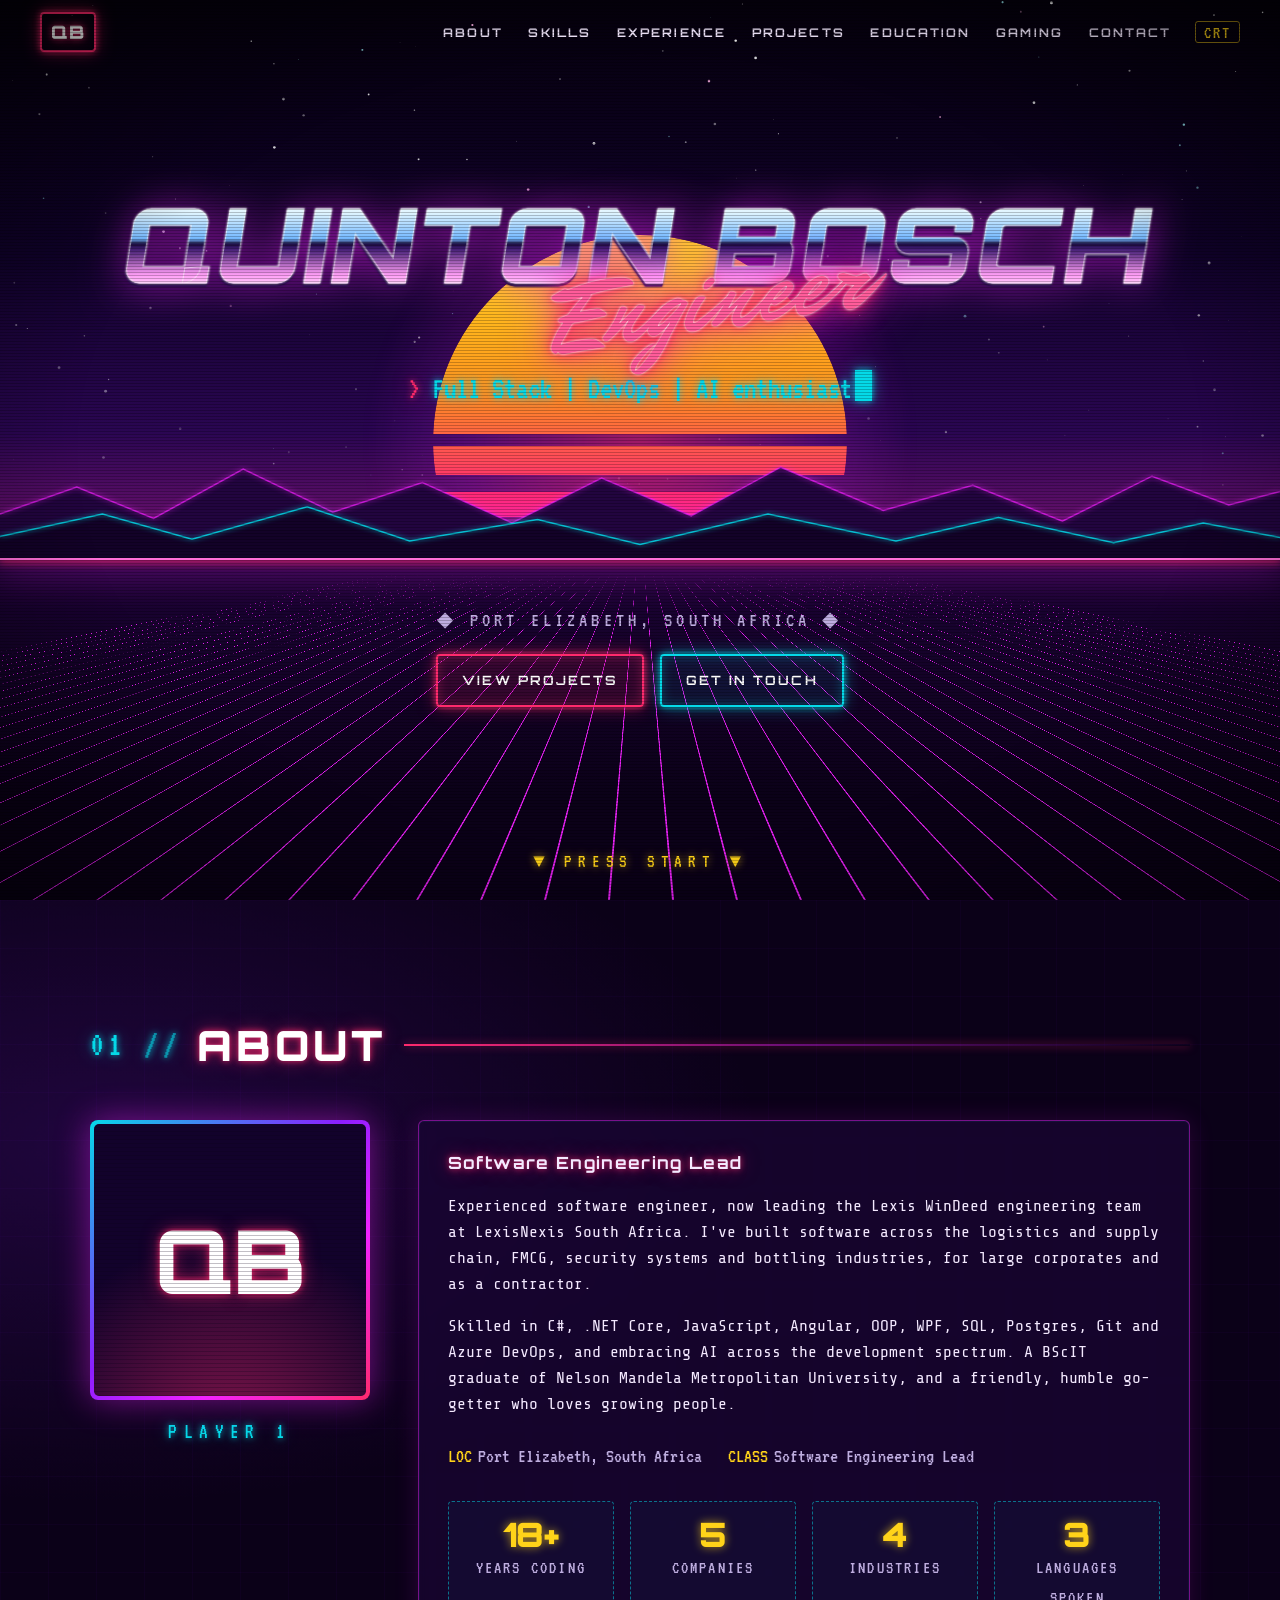
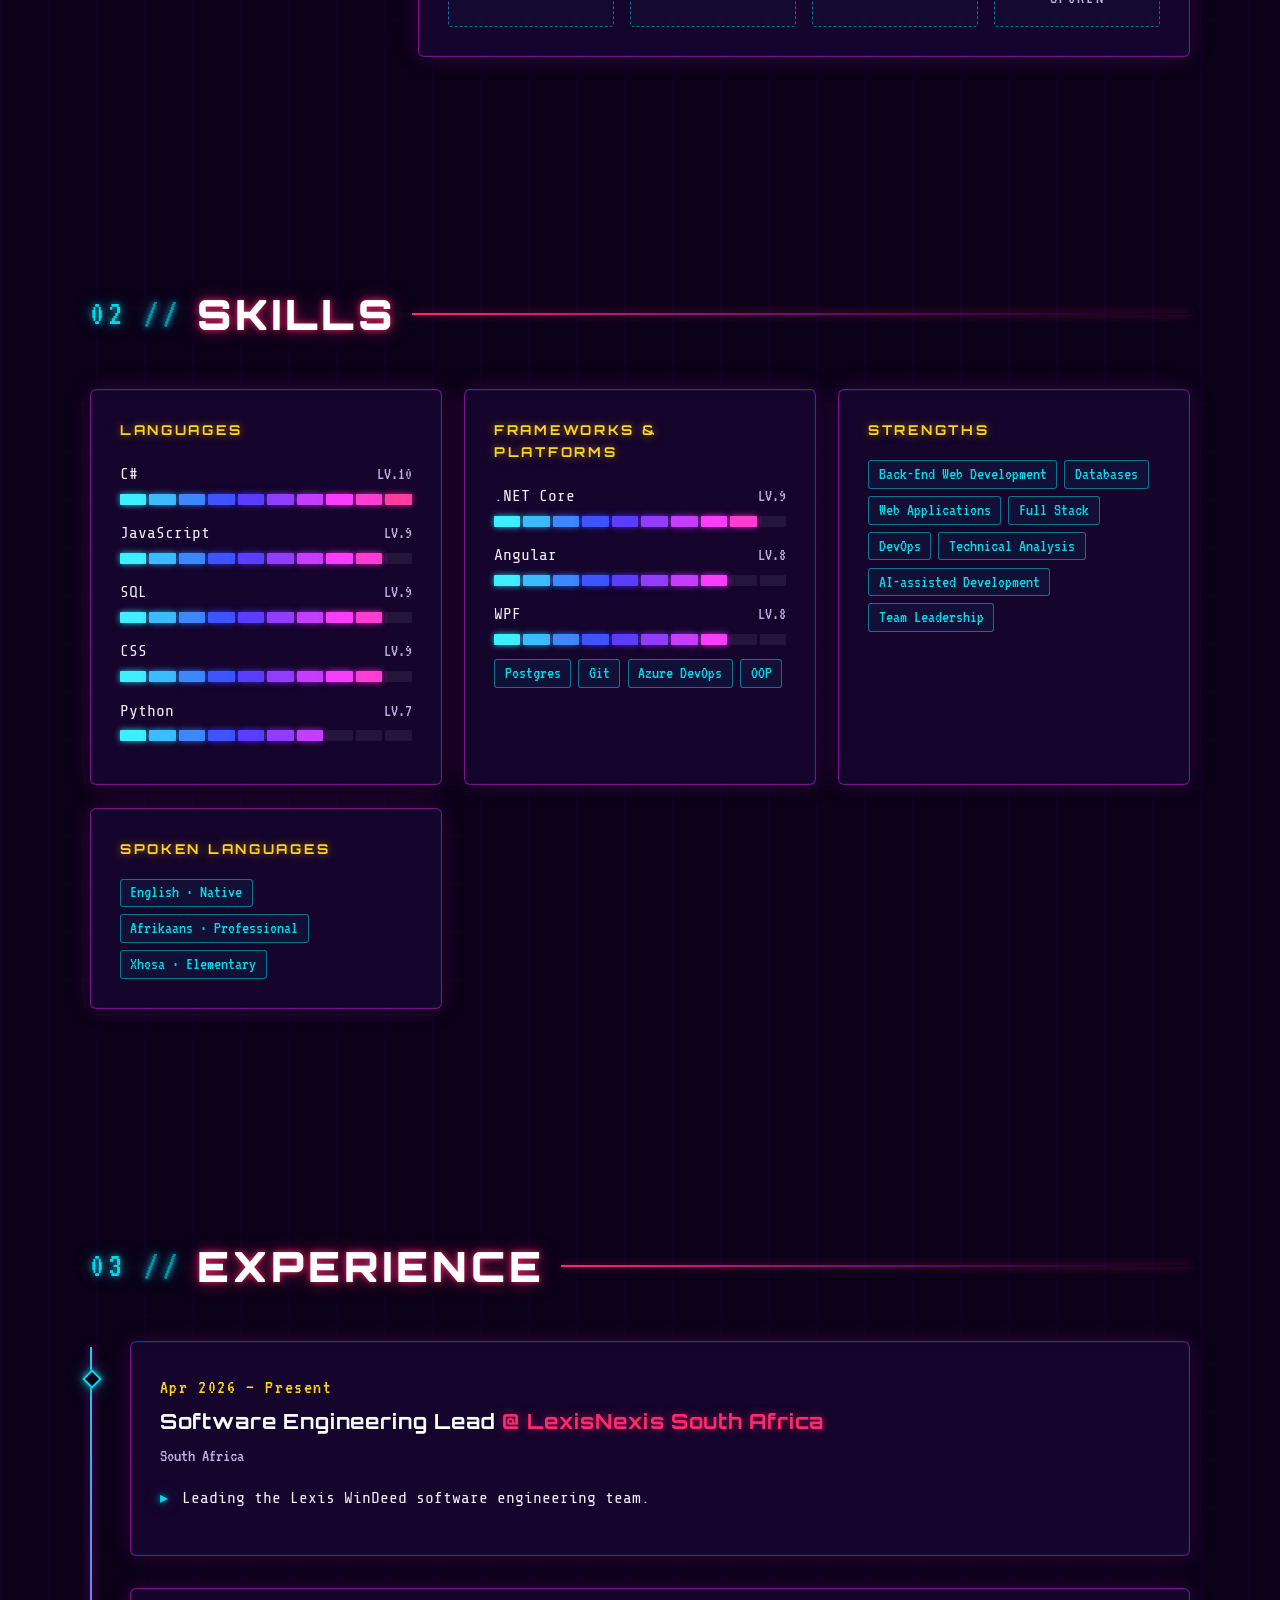
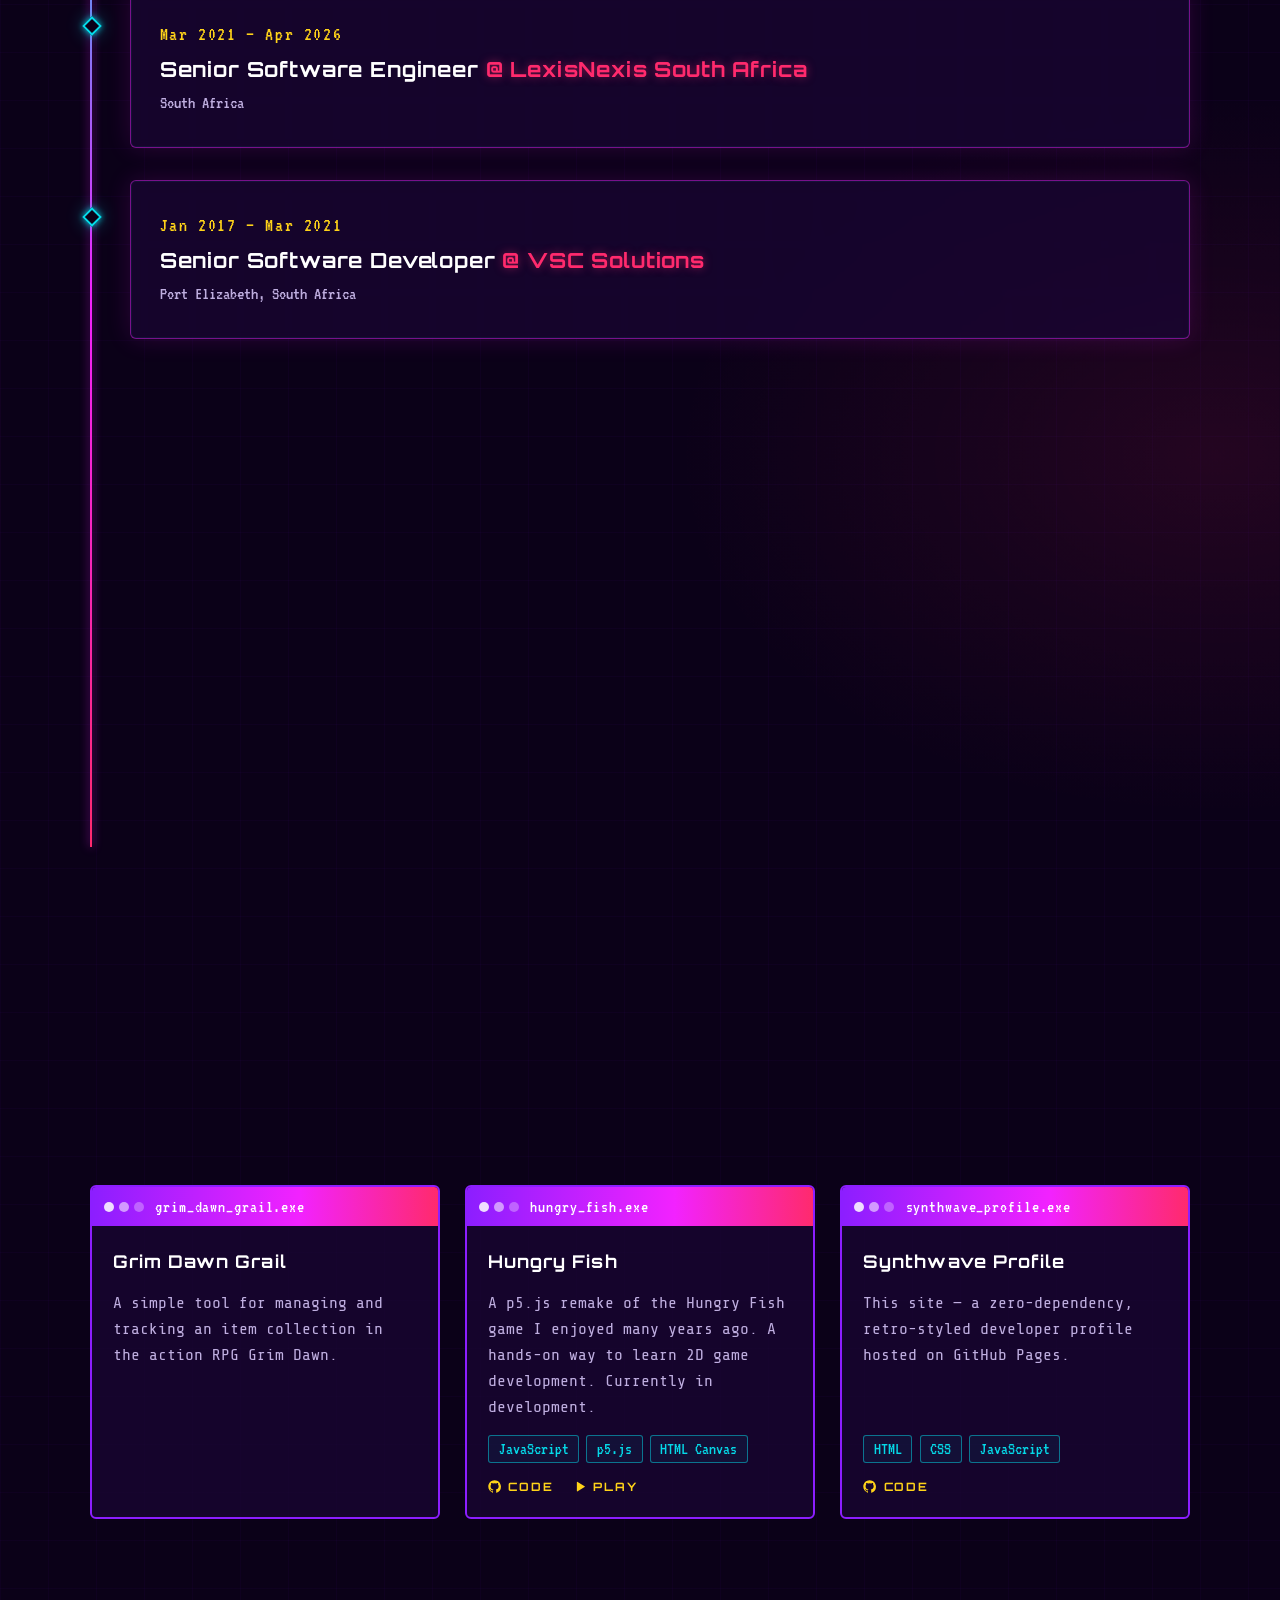
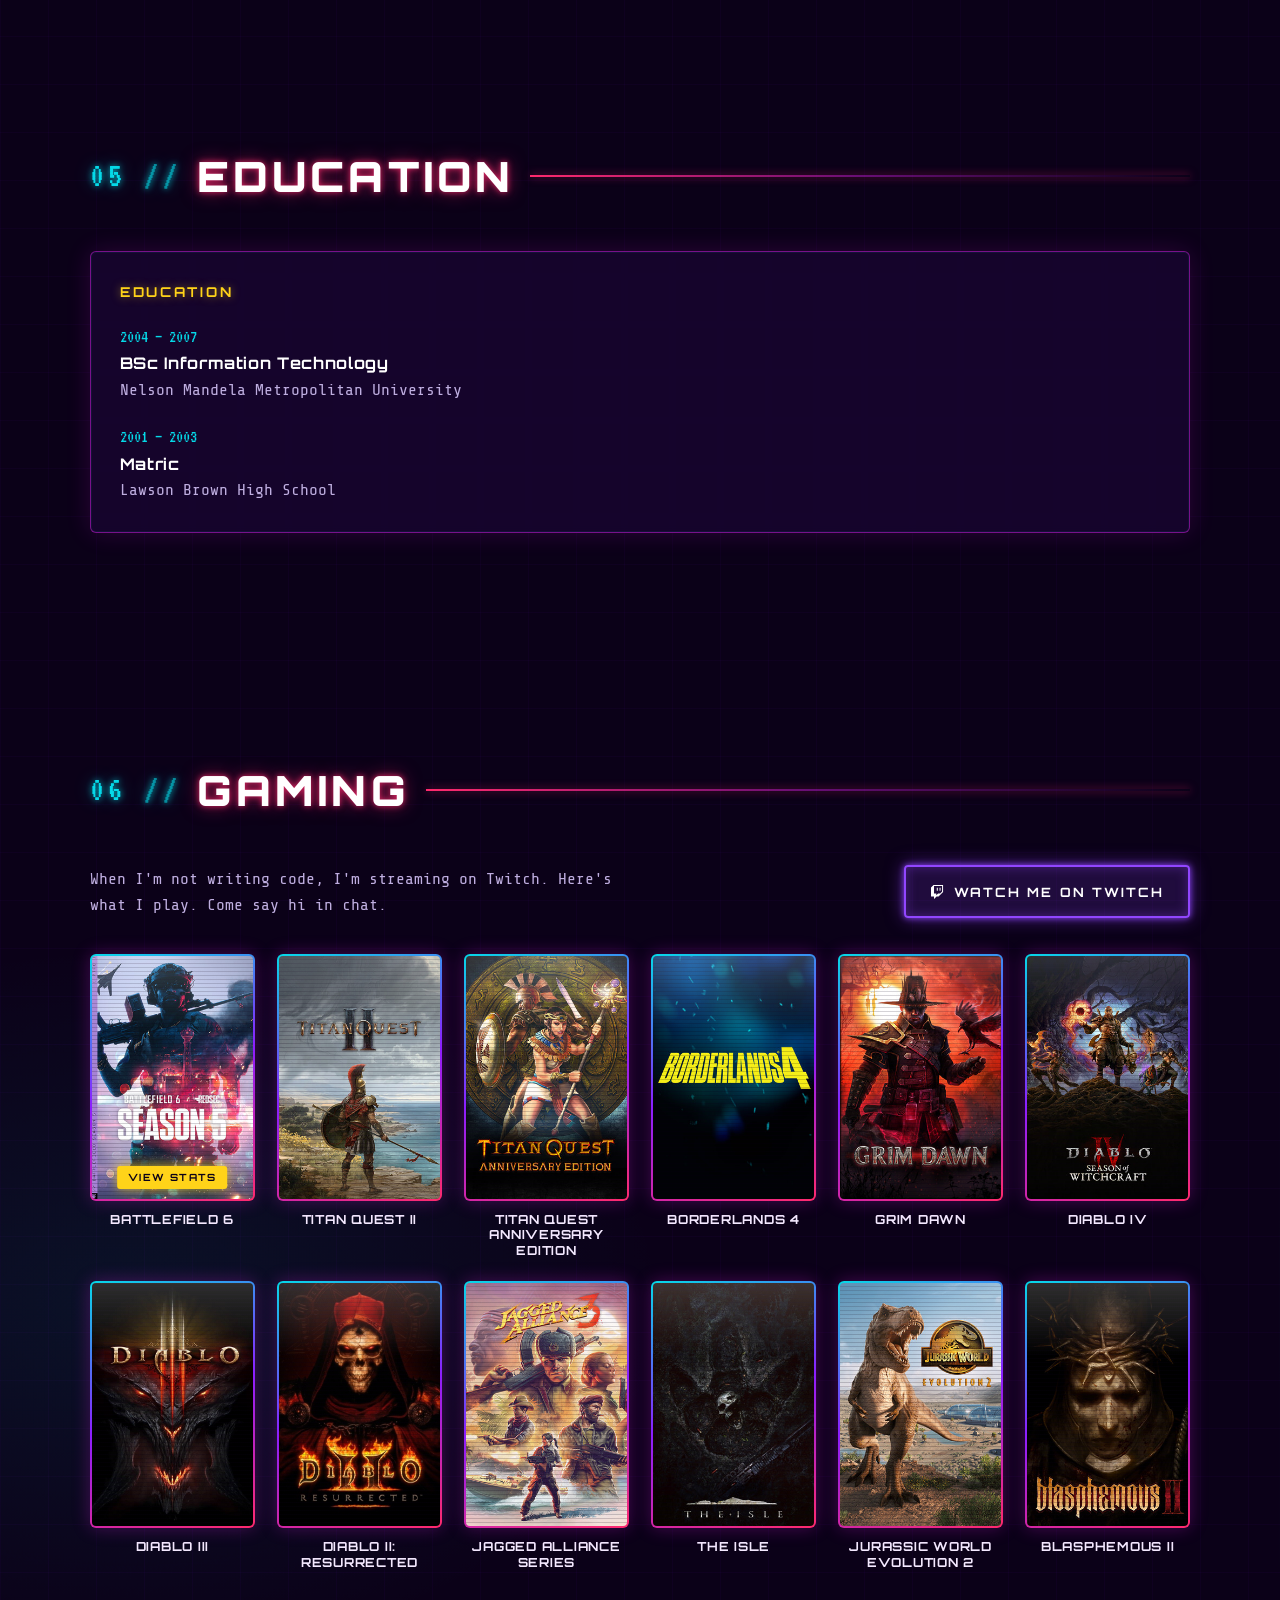
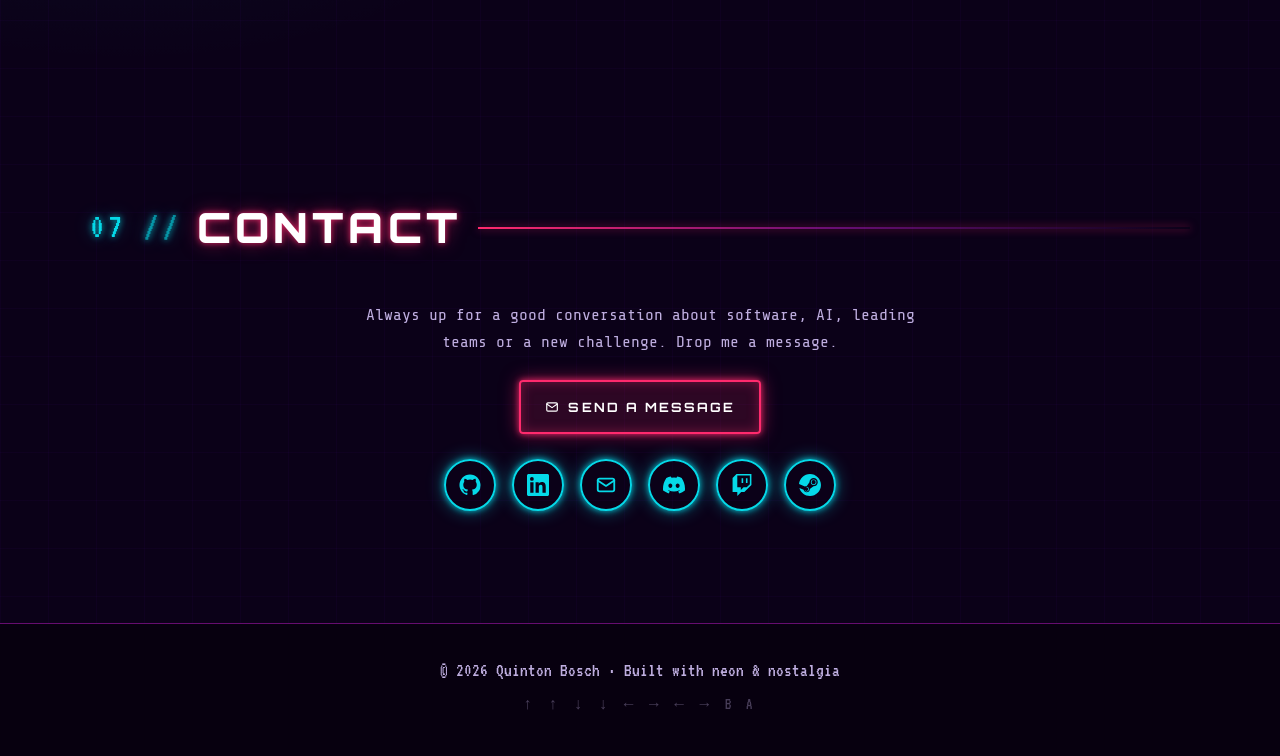
<file: index.html>
<!doctype html>
<html lang="en">
<head>
  <meta charset="utf-8">
  <meta name="viewport" content="width=device-width, initial-scale=1">
  <title>Quinton Bosch — Software Engineering Lead</title>
  <meta name="description" content="Quinton Bosch — Software Engineering Lead in Port Elizabeth, South Africa. Full-stack C#, .NET, JavaScript and SQL developer since 2008.">
  <meta name="theme-color" content="#0b0118">

  <!-- Link previews (LinkedIn, Slack, X...) read these tags directly, so keep them in sync with js/profile.js -->
  <meta property="og:type" content="website">
  <meta property="og:title" content="Quinton Bosch — Software Engineering Lead">
  <meta property="og:description" content="Quinton Bosch — Software Engineering Lead in Port Elizabeth, South Africa. Full-stack C#, .NET, JavaScript and SQL developer since 2008.">
  <!-- Optional: add a 1200x630 PNG and uncomment (use the full https:// URL of your live site) -->
  <!-- <meta property="og:image" content="https://your-username.github.io/assets/og-image.png"> -->
  <meta name="twitter:card" content="summary_large_image">

  <link rel="icon" href="assets/favicon.svg" type="image/svg+xml">
  <link rel="preconnect" href="https://fonts.googleapis.com">
  <link rel="preconnect" href="https://fonts.gstatic.com" crossorigin>
  <link href="https://fonts.googleapis.com/css2?family=Mr+Dafoe&family=Orbitron:wght@500;700;900&family=Share+Tech+Mono&family=VT323&display=swap" rel="stylesheet">
  <link rel="stylesheet" href="css/style.css">
</head>
<body>
  <a class="skip-link" href="#about">Skip to content</a>
  <div class="crt" aria-hidden="true"></div>

  <header class="nav" id="nav">
    <a class="logo" href="#top" aria-label="Back to top"><span id="logo-initials">QB</span></a>
    <button class="nav-toggle" id="nav-toggle" aria-expanded="false" aria-controls="nav-links" aria-label="Open menu">
      <span></span><span></span><span></span>
    </button>
    <nav aria-label="Main">
      <ul class="nav-links" id="nav-links">
        <li><a href="#about">About</a></li>
        <li><a href="#skills">Skills</a></li>
        <li><a href="#experience">Experience</a></li>
        <li><a href="#projects">Projects</a></li>
        <li><a href="#education">Education</a></li>
        <li><a href="#gaming">Gaming</a></li>
        <li><a href="#contact">Contact</a></li>
      </ul>
    </nav>
    <button class="crt-toggle" id="crt-toggle" aria-pressed="true" title="Toggle CRT scanlines">CRT</button>
  </header>

  <section class="hero" id="top">
    <canvas class="stars" id="stars" aria-hidden="true"></canvas>
    <div class="sun-wrap" aria-hidden="true"><div class="sun"></div></div>

    <svg class="mountains" viewBox="0 0 1000 120" preserveAspectRatio="none" aria-hidden="true">
      <polygon class="m-back" points="0,120 0,70 60,40 120,75 190,20 260,68 330,35 400,80 470,30 540,72 610,18 690,66 760,38 830,78 900,28 960,60 1000,45 1000,120"/>
      <polyline class="ridge ridge-back" points="0,70 60,40 120,75 190,20 260,68 330,35 400,80 470,30 540,72 610,18 690,66 760,38 830,78 900,28 960,60 1000,45"/>
      <polygon class="m-front" points="0,120 0,95 80,70 150,98 240,62 320,100 420,76 500,104 600,70 700,100 780,74 870,102 940,80 1000,96 1000,120"/>
      <polyline class="ridge ridge-front" points="0,95 80,70 150,98 240,62 320,100 420,76 500,104 600,70 700,100 780,74 870,102 940,80 1000,96"/>
    </svg>

    <div class="floor" aria-hidden="true"><div class="grid"></div></div>

    <div class="hero-content">
      <h1 class="hero-name" id="hero-name">Quinton Bosch</h1>
      <p class="hero-script" id="hero-script" aria-hidden="true">Engineer</p>
      <p class="hero-typed">
        <span class="sr-only" id="hero-typed-sr"></span>
        <span id="hero-typed" aria-hidden="true"></span><span class="cursor" aria-hidden="true"></span>
      </p>
    </div>

    <div class="hero-bottom">
      <p class="hero-location" id="hero-location"></p>
      <div class="hero-cta">
        <a class="btn" href="#projects">View Projects</a>
        <a class="btn btn--cyan" href="#contact">Get in Touch</a>
      </div>
    </div>

    <a class="press-start" href="#about">▼ Press Start ▼</a>
  </section>

  <main>
    <section class="section" id="about">
      <div class="container">
        <h2 class="section-title reveal"><span class="num">01</span>About</h2>
        <div class="about reveal" id="about-body"></div>
      </div>
    </section>

    <section class="section" id="skills">
      <div class="container">
        <h2 class="section-title reveal"><span class="num">02</span>Skills</h2>
        <div class="skills" id="skills-body"></div>
      </div>
    </section>

    <section class="section" id="experience">
      <div class="container">
        <h2 class="section-title reveal"><span class="num">03</span>Experience</h2>
        <ol class="timeline" id="experience-body"></ol>
      </div>
    </section>

    <section class="section" id="projects">
      <div class="container">
        <h2 class="section-title reveal"><span class="num">04</span>Projects</h2>
        <div class="projects" id="projects-body"></div>
      </div>
    </section>

    <section class="section" id="education">
      <div class="container">
        <h2 class="section-title reveal"><span class="num">05</span>Education</h2>
        <div class="education" id="education-body"></div>
      </div>
    </section>

    <section class="section" id="gaming">
      <div class="container">
        <h2 class="section-title reveal"><span class="num">06</span>Gaming</h2>
        <div class="gaming" id="gaming-body"></div>
      </div>
    </section>

    <section class="section contact" id="contact">
      <div class="container">
        <h2 class="section-title reveal"><span class="num">07</span>Contact</h2>
        <div class="contact-body reveal" id="contact-body"></div>
      </div>
    </section>
  </main>

  <footer class="footer">
    <p>© <span id="year"></span> <span id="footer-name">Quinton Bosch</span> · Built with neon &amp; nostalgia</p>
    <p class="footer-hint">↑ ↑ ↓ ↓ ← → ← → B A</p>
  </footer>

  <div class="toast" id="toast" role="status" aria-live="polite"></div>

  <noscript><p class="noscript">This site needs JavaScript turned on to load its content.</p></noscript>

  <script src="js/profile.js"></script>
  <script src="js/main.js"></script>
</body>
</html>
</file>
<file: css/style.css>
/* ==========================================================
   SYNTHWAVE DEVELOPER PROFILE
   Colours, fonts and glows are all tokens below — tweak here.
   ========================================================== */
:root {
  --bg: #0b0118;
  --bg-2: #140226;
  --panel: rgba(26, 6, 52, 0.72);

  --pink: #ff2a6d;
  --magenta: #f222ff;
  --purple: #8c1eff;
  --cyan: #05d9e8;
  --yellow: #ffd319;
  --orange: #ff901f;

  --text: #f4e9ff;
  --muted: #bfaee0;

  --font-display: "Orbitron", system-ui, sans-serif;
  --font-body: "Share Tech Mono", ui-monospace, monospace;
  --font-mono: "VT323", ui-monospace, monospace;
  --font-script: "Mr Dafoe", cursive;

  --glow-pink: 0 0 6px rgba(255, 42, 109, 0.85), 0 0 18px rgba(255, 42, 109, 0.5);
  --glow-cyan: 0 0 6px rgba(5, 217, 232, 0.85), 0 0 18px rgba(5, 217, 232, 0.45);

  --horizon: 62%;
  --nav-h: 64px;
}

*, *::before, *::after { box-sizing: border-box; margin: 0; padding: 0; }

html { scroll-behavior: smooth; scroll-padding-top: var(--nav-h); }

body {
  background: var(--bg);
  color: var(--text);
  font-family: var(--font-body);
  font-size: 1.02rem;
  line-height: 1.6;
  overflow-x: hidden;
  -webkit-font-smoothing: antialiased;
}

img { max-width: 100%; display: block; }
a { color: var(--cyan); }
:focus-visible { outline: 2px dashed var(--yellow); outline-offset: 3px; }
::selection { background: var(--pink); color: #fff; }

.sr-only {
  position: absolute; width: 1px; height: 1px; padding: 0; margin: -1px;
  overflow: hidden; clip: rect(0 0 0 0); white-space: nowrap; border: 0;
}

.skip-link {
  position: absolute; left: 1rem; top: -100px; z-index: 300;
  background: var(--yellow); color: var(--bg); padding: .5rem 1rem; font-family: var(--font-display);
}
.skip-link:focus { top: 1rem; }

/* ---------- CRT overlay ---------- */
.crt {
  pointer-events: none;
  position: fixed; inset: 0; z-index: 200;
  background: repeating-linear-gradient(to bottom, transparent 0 2px, rgba(0, 0, 0, 0.22) 2px 3px);
}
.crt::after {
  content: ""; position: absolute; inset: 0;
  background: radial-gradient(ellipse at center, transparent 62%, rgba(0, 0, 0, 0.5) 100%);
}
body.no-crt .crt { display: none; }

/* ---------- Navigation ---------- */
.nav {
  position: fixed; top: 0; left: 0; right: 0; z-index: 150;
  height: var(--nav-h);
  display: flex; align-items: center; gap: 1.5rem;
  padding: 0 clamp(1rem, 4vw, 2.5rem);
  transition: background .3s, box-shadow .3s, backdrop-filter .3s;
}
.nav.scrolled {
  background: rgba(11, 1, 24, 0.82);
  backdrop-filter: blur(8px);
  box-shadow: 0 1px 0 rgba(242, 34, 255, 0.5), 0 0 24px rgba(242, 34, 255, 0.18);
}
.logo {
  font-family: var(--font-display); font-weight: 900; font-size: 1.15rem;
  color: #fff; text-decoration: none; letter-spacing: .1em;
  border: 2px solid var(--pink); padding: .2rem .55rem; border-radius: 4px;
  box-shadow: var(--glow-pink); text-shadow: var(--glow-pink);
}
.nav nav { margin-left: auto; }
.nav-links { display: flex; gap: clamp(.8rem, 2vw, 1.8rem); list-style: none; }
.nav-links a {
  font-family: var(--font-display); font-size: .74rem; font-weight: 700;
  letter-spacing: .18em; text-transform: uppercase;
  color: var(--text); text-decoration: none; padding: .4rem 0; position: relative;
  transition: color .2s, text-shadow .2s;
}
.nav-links a::after {
  content: ""; position: absolute; left: 0; right: 100%; bottom: 0; height: 2px;
  background: var(--cyan); box-shadow: var(--glow-cyan); transition: right .25s;
}
.nav-links a:hover, .nav-links a.active { color: var(--cyan); text-shadow: var(--glow-cyan); }
.nav-links a:hover::after, .nav-links a.active::after { right: 0; }

.crt-toggle {
  font-family: var(--font-mono); font-size: 1.15rem; letter-spacing: .1em;
  background: transparent; color: var(--yellow); cursor: pointer;
  border: 1px solid rgba(255, 211, 25, 0.6); border-radius: 3px; padding: .05rem .5rem;
}
.crt-toggle[aria-pressed="false"] { color: var(--muted); border-color: rgba(191, 174, 224, .4); text-decoration: line-through; }

.nav-toggle { display: none; }

@media (max-width: 820px) {
  .nav-toggle {
    display: flex; flex-direction: column; justify-content: center; gap: 5px;
    margin-left: auto; width: 42px; height: 42px; padding: 0 9px;
    background: transparent; border: 1px solid var(--cyan); border-radius: 4px; cursor: pointer;
  }
  .nav-toggle span { height: 2px; background: var(--cyan); box-shadow: var(--glow-cyan); transition: transform .2s, opacity .2s; }
  .nav-toggle[aria-expanded="true"] span:nth-child(1) { transform: translateY(7px) rotate(45deg); }
  .nav-toggle[aria-expanded="true"] span:nth-child(2) { opacity: 0; }
  .nav-toggle[aria-expanded="true"] span:nth-child(3) { transform: translateY(-7px) rotate(-45deg); }
  .nav nav { margin-left: 0; }
  .nav-links {
    position: absolute; top: var(--nav-h); left: 0; right: 0;
    flex-direction: column; gap: 0; padding: .5rem 1rem 1rem;
    background: rgba(11, 1, 24, 0.96); border-bottom: 1px solid var(--magenta);
    box-shadow: 0 10px 30px rgba(242, 34, 255, 0.2);
    transform: translateY(-8px); opacity: 0; visibility: hidden;
    transition: opacity .2s, transform .2s, visibility .2s;
  }
  .nav-links.open { transform: none; opacity: 1; visibility: visible; }
  .nav-links a { display: block; padding: .85rem .25rem; font-size: .85rem; }
}

/* ---------- Hero ---------- */
.hero {
  position: relative; overflow: hidden;
  min-height: 100vh; min-height: 100svh;
  background: linear-gradient(to bottom,
    #05000c 0%, #10022a 28%, #2a0652 calc(var(--horizon) - 14%),
    #7a1374 var(--horizon), var(--bg) var(--horizon));
}
@media (max-height: 620px) { .hero { min-height: 620px; } }

.stars { position: absolute; left: 0; top: 0; width: 100%; height: var(--horizon); }

.sun-wrap {
  position: absolute; left: 50%; z-index: 1;
  bottom: calc(100% - var(--horizon));
  width: min(68vw, 46vh, 440px); aspect-ratio: 1;
  transform: translate(-50%, 22%);
}
.sun-wrap::before {
  content: ""; position: absolute; inset: -18%; border-radius: 50%;
  background: radial-gradient(circle, rgba(255, 41, 117, 0.55), rgba(242, 34, 255, 0.18) 45%, transparent 68%);
  filter: blur(8px);
}
.sun {
  position: relative; width: 100%; height: 100%; border-radius: 50%;
  background: linear-gradient(to bottom, var(--yellow) 8%, var(--orange) 38%, #ff2975 62%, var(--magenta) 86%);
  -webkit-mask-image: linear-gradient(to bottom,
    #000 0 48%, transparent 48% 51%, #000 51% 58%, transparent 58% 62%,
    #000 62% 68%, transparent 68% 73%, #000 73% 78%, transparent 78% 84%, #000 84% 88%, transparent 88%);
          mask-image: linear-gradient(to bottom,
    #000 0 48%, transparent 48% 51%, #000 51% 58%, transparent 58% 62%,
    #000 62% 68%, transparent 68% 73%, #000 73% 78%, transparent 78% 84%, #000 84% 88%, transparent 88%);
}

.mountains {
  position: absolute; left: 0; z-index: 2;
  width: 100%; height: clamp(50px, 12vh, 130px);
  bottom: calc(100% - var(--horizon) - 1px);
}
.m-back { fill: #22053f; }
.m-front { fill: #130228; }
.ridge { fill: none; stroke-width: 1.5; vector-effect: non-scaling-stroke; }
.ridge-back { stroke: rgba(242, 34, 255, 0.7); filter: drop-shadow(0 0 3px var(--magenta)); }
.ridge-front { stroke: rgba(5, 217, 232, 0.85); filter: drop-shadow(0 0 3px var(--cyan)); }

.floor {
  position: absolute; left: 0; right: 0; bottom: 0; top: var(--horizon); z-index: 3;
  overflow: hidden;
  background: linear-gradient(to bottom, #1c0336, var(--bg) 70%);
  perspective: 240px; perspective-origin: 50% 0%;
}
.floor::before {
  content: ""; position: absolute; top: 0; left: 0; right: 0; height: 2px; z-index: 2;
  background: #ff6fd8;
  box-shadow: 0 0 10px 2px var(--pink), 0 0 40px 8px rgba(242, 34, 255, 0.55);
}
.grid {
  position: absolute; left: -100%; right: -100%; bottom: 0; height: 500%;
  transform-origin: 50% 100%;
  transform: rotateX(82deg);
  background-image:
    linear-gradient(to right, rgba(242, 34, 255, 0.95) 2px, transparent 2px);
  background-size: 64px 64px;
  background-position: 50% 0;
  -webkit-mask-image: linear-gradient(to top, #000 35%, transparent 92%);
          mask-image: linear-gradient(to top, #000 35%, transparent 92%);
  animation: grid-scroll 1.1s linear infinite;
}
@keyframes grid-scroll { to { background-position: 50% 64px; } }

.hero-content {
  position: absolute; left: 0; right: 0; top: 0; height: var(--horizon); z-index: 5;
  display: flex; flex-direction: column; align-items: center; justify-content: center;
  padding: calc(var(--nav-h) + 1rem) 1rem 2rem; text-align: center;
}
.hero-kicker {
  font-family: var(--font-mono); font-size: clamp(1.1rem, 2.4vw, 1.45rem);
  letter-spacing: .35em; text-transform: uppercase; color: var(--yellow);
  text-shadow: 0 0 8px rgba(255, 211, 25, 0.7); margin-bottom: .8rem;
}
.hero-name {
  font-family: var(--font-display); font-weight: 900;
  font-size: clamp(2.3rem, 8.5vw, 6.4rem); line-height: 1.02;
  text-transform: uppercase; letter-spacing: .03em;
  transform: skewX(-9deg);
  background: linear-gradient(to bottom,
    #ffffff 0%, #dff4ff 20%, #74b9ff 45%, #1a0b3d 50%, #3d1a70 54%, #ff9ef6 80%, #ffffff 100%);
  -webkit-background-clip: text; background-clip: text; color: transparent;
  -webkit-text-stroke: 1px rgba(255, 255, 255, 0.55);
  filter: drop-shadow(0 0 1px #fff) drop-shadow(0 3px 0 #2b0a4f) drop-shadow(0 0 20px rgba(242, 34, 255, 0.6));
}
.hero-script {
  font-family: var(--font-script); font-size: clamp(2.6rem, 9vw, 6.2rem);
  line-height: .9; color: #ff5c9a;
  transform: translateX(22%) rotate(-8deg); margin-top: -.42em;
  text-shadow: 0 0 3px #fff, 0 0 10px var(--pink), 0 0 26px var(--pink), 0 0 50px var(--magenta);
  animation: flicker 7s infinite;
}
@keyframes flicker {
  0%, 89%, 93%, 96%, 100% { opacity: 1; }
  90%, 94% { opacity: .55; }
}
.hero-typed {
  margin-top: 1.2rem; min-height: 1.5em;
  font-family: var(--font-mono); font-size: clamp(1.35rem, 3vw, 1.95rem);
  color: var(--cyan); text-shadow: var(--glow-cyan);
}
.hero-typed::before { content: "> "; color: var(--pink); text-shadow: var(--glow-pink); }
.cursor {
  display: inline-block; width: .55em; height: 1em; margin-left: 3px; vertical-align: -.12em;
  background: var(--cyan); box-shadow: var(--glow-cyan);
  animation: blink 1s steps(1) infinite;
}
@keyframes blink { 50% { opacity: 0; } }

.hero-bottom {
  position: absolute; left: 0; right: 0; z-index: 5;
  top: calc(var(--horizon) + clamp(1.4rem, 5vh, 3rem));
  display: flex; flex-direction: column; align-items: center; gap: 1.1rem; padding: 0 1rem;
}
.hero-location {
  font-family: var(--font-mono); font-size: 1.3rem; letter-spacing: .2em; text-transform: uppercase;
  color: var(--muted);
}
.hero-location:empty { display: none; }
.hero-cta { display: flex; flex-wrap: wrap; justify-content: center; gap: 1rem; }

.press-start {
  position: absolute; left: 50%; bottom: 1.4rem; z-index: 5; transform: translateX(-50%);
  font-family: var(--font-mono); font-size: 1.2rem; letter-spacing: .3em; text-transform: uppercase;
  color: var(--yellow); text-decoration: none; white-space: nowrap;
  text-shadow: 0 0 8px rgba(255, 211, 25, 0.7);
  animation: blink 1.4s steps(1) infinite;
}
@media (max-height: 700px) { .press-start { display: none; } }

/* ---------- Buttons ---------- */
.btn {
  display: inline-flex; align-items: center; gap: .6rem;
  font-family: var(--font-display); font-weight: 700; font-size: .8rem;
  letter-spacing: .16em; text-transform: uppercase; text-decoration: none;
  padding: .9rem 1.5rem; border: 2px solid var(--pink); border-radius: 4px; color: #fff;
  background: rgba(255, 42, 109, 0.14);
  box-shadow: var(--glow-pink), inset 0 0 12px rgba(255, 42, 109, 0.35);
  transition: transform .15s, background .2s, box-shadow .2s, color .2s;
}
.btn:hover, .btn:focus-visible {
  background: var(--pink); transform: translateY(-2px);
  box-shadow: 0 0 10px var(--pink), 0 0 40px rgba(255, 42, 109, 0.6);
}
.btn--cyan {
  border-color: var(--cyan); background: rgba(5, 217, 232, 0.08);
  box-shadow: var(--glow-cyan), inset 0 0 12px rgba(5, 217, 232, 0.3);
}
.btn--cyan:hover, .btn--cyan:focus-visible {
  background: var(--cyan); color: var(--bg);
  box-shadow: 0 0 10px var(--cyan), 0 0 40px rgba(5, 217, 232, 0.6);
}
.btn .icon { width: 1.1em; height: 1.1em; }

/* ---------- Sections ---------- */
main {
  position: relative;
  background:
    radial-gradient(1100px 600px at 8% 4%, rgba(140, 30, 255, 0.16), transparent 60%),
    radial-gradient(900px 600px at 95% 45%, rgba(255, 42, 109, 0.1), transparent 60%),
    radial-gradient(900px 600px at 10% 85%, rgba(5, 217, 232, 0.08), transparent 60%),
    var(--bg);
}
main::before {
  content: ""; position: absolute; inset: 0; pointer-events: none; opacity: .5;
  background-image:
    linear-gradient(rgba(140, 30, 255, 0.07) 1px, transparent 1px),
    linear-gradient(90deg, rgba(140, 30, 255, 0.07) 1px, transparent 1px);
  background-size: 48px 48px;
}
.section { position: relative; padding: clamp(4rem, 10vw, 7rem) 1rem; }
.section[hidden] { display: none; }
.container { position: relative; max-width: 1100px; margin: 0 auto; }

.section-title {
  display: flex; align-items: center; gap: 1rem; margin-bottom: 2.6rem;
  font-family: var(--font-display); font-weight: 900; font-size: clamp(1.6rem, 4.4vw, 2.6rem);
  letter-spacing: .1em; text-transform: uppercase; color: #fff; text-shadow: var(--glow-pink);
}
.section-title .num {
  font-family: var(--font-mono); font-weight: 400; font-size: .85em;
  color: var(--cyan); text-shadow: var(--glow-cyan);
}
.section-title .num::after { content: " //"; color: rgba(5, 217, 232, 0.55); }
.section-title::after {
  content: ""; flex: 1; height: 2px; min-width: 2rem;
  background: linear-gradient(90deg, var(--pink), rgba(242, 34, 255, 0.4), transparent);
  box-shadow: 0 0 8px rgba(255, 42, 109, 0.6);
}

.panel {
  background: var(--panel);
  border: 1px solid rgba(242, 34, 255, 0.45); border-radius: 6px;
  box-shadow: inset 0 0 0 1px rgba(5, 217, 232, 0.06), 0 0 26px rgba(242, 34, 255, 0.14);
  padding: clamp(1.2rem, 3vw, 1.8rem);
  backdrop-filter: blur(4px);
}
.panel-title {
  font-family: var(--font-display); font-weight: 700; font-size: .85rem;
  letter-spacing: .2em; text-transform: uppercase; color: var(--yellow);
  margin-bottom: 1.2rem; text-shadow: 0 0 8px rgba(255, 211, 25, 0.5);
}

.reveal { opacity: 0; transform: translateY(26px); transition: opacity .7s ease, transform .7s ease; }
.reveal.in { opacity: 1; transform: none; }

/* ---------- About ---------- */
.about { display: grid; grid-template-columns: minmax(200px, 280px) 1fr; gap: clamp(1.5rem, 4vw, 3rem); align-items: start; }
@media (max-width: 720px) { .about { grid-template-columns: 1fr; } .avatar-col { max-width: 260px; margin: 0 auto; width: 100%; } }

.avatar {
  position: relative; aspect-ratio: 1; border-radius: 8px; padding: 4px;
  background: linear-gradient(135deg, var(--cyan), var(--purple) 45%, var(--magenta) 70%, var(--pink));
  box-shadow: 0 0 34px rgba(242, 34, 255, 0.45);
}
.avatar img, .avatar .initials { width: 100%; height: 100%; border-radius: 5px; object-fit: cover; background: #12022b; }
.avatar .initials {
  display: grid; place-items: center;
  font-family: var(--font-display); font-weight: 900; font-size: clamp(3.5rem, 10vw, 5.5rem);
  background: radial-gradient(circle at 50% 120%, rgba(255, 42, 109, 0.5), transparent 60%), #12022b;
  color: #fff; text-shadow: var(--glow-pink);
}
.avatar::after {
  content: ""; position: absolute; inset: 4px; border-radius: 5px; pointer-events: none;
  background: repeating-linear-gradient(to bottom, transparent 0 3px, rgba(11, 1, 24, 0.25) 3px 4px);
}
.avatar-label {
  margin-top: .9rem; text-align: center;
  font-family: var(--font-mono); font-size: 1.35rem; letter-spacing: .3em; color: var(--cyan);
  text-shadow: var(--glow-cyan);
}

.about-text p + p { margin-top: 1rem; }
.about-text p { color: var(--text); }
.about-role {
  font-family: var(--font-display); font-weight: 700; font-size: 1.05rem; letter-spacing: .08em;
  color: var(--pink); text-shadow: var(--glow-pink); margin-bottom: 1rem !important;
}
.facts { list-style: none; display: flex; flex-wrap: wrap; gap: .5rem 1.6rem; margin-top: 1.4rem; font-family: var(--font-mono); font-size: 1.25rem; color: var(--muted); }
.facts b { color: var(--yellow); font-weight: 400; margin-right: .4rem; }

.stats { display: grid; grid-template-columns: repeat(auto-fit, minmax(130px, 1fr)); gap: 1rem; margin-top: 1.8rem; }
.stat { border: 1px dashed rgba(5, 217, 232, 0.5); border-radius: 4px; padding: .9rem .6rem; text-align: center; background: rgba(5, 217, 232, 0.03); }
.stat-value {
  font-family: var(--font-display); font-weight: 900; font-size: clamp(1.6rem, 4vw, 2.1rem); line-height: 1.1;
  color: var(--yellow); text-shadow: 0 0 10px rgba(255, 211, 25, 0.7);
}
.stat-label { font-family: var(--font-mono); font-size: 1.15rem; color: var(--muted); text-transform: uppercase; letter-spacing: .12em; }

/* ---------- Skills ---------- */
.skills { display: grid; grid-template-columns: repeat(auto-fit, minmax(280px, 1fr)); gap: 1.4rem; }
.skill { display: grid; grid-template-columns: 1fr auto; gap: .35rem 1rem; align-items: baseline; margin-bottom: .9rem; }
.skill-name { color: var(--text); }
.skill-level { font-family: var(--font-mono); font-size: 1.1rem; color: var(--muted); }
.meter { grid-column: 1 / -1; display: grid; grid-template-columns: repeat(10, 1fr); gap: 3px; height: 11px; }
.meter i { border-radius: 1px; background: rgba(255, 255, 255, 0.07); transition: background .3s, box-shadow .3s; transition-delay: var(--d, 0s); }
.reveal.in .meter i.on { background: hsl(var(--h) 100% 62%); box-shadow: 0 0 6px hsl(var(--h) 100% 60% / .8); }
.skills .tags { margin-top: .4rem; }

.tags { display: flex; flex-wrap: wrap; gap: .45rem; list-style: none; }
.tag {
  font-family: var(--font-mono); font-size: 1.1rem; line-height: 1.3;
  padding: .12rem .6rem; border-radius: 3px;
  color: var(--cyan); border: 1px solid rgba(5, 217, 232, 0.5); background: rgba(5, 217, 232, 0.06);
}

/* ---------- Experience ---------- */
.timeline { list-style: none; position: relative; padding-left: clamp(1.5rem, 4vw, 2.5rem); }
.timeline::before {
  content: ""; position: absolute; left: 0; top: .4rem; bottom: .4rem; width: 2px;
  background: linear-gradient(to bottom, var(--cyan), var(--magenta), var(--pink));
  box-shadow: 0 0 10px rgba(242, 34, 255, 0.7);
}
.job { position: relative; margin-bottom: 2rem; }
.job:last-child { margin-bottom: 0; }
.job::before {
  content: ""; position: absolute; top: 1.85rem;
  left: calc(-1 * clamp(1.5rem, 4vw, 2.5rem) - 6px);
  width: 14px; height: 14px; transform: rotate(45deg);
  background: var(--bg); border: 2px solid var(--cyan); box-shadow: var(--glow-cyan);
}
.job-when { font-family: var(--font-mono); font-size: 1.25rem; color: var(--yellow); letter-spacing: .08em; }
.job-role { font-family: var(--font-display); font-size: clamp(1.05rem, 2.4vw, 1.3rem); font-weight: 700; color: #fff; letter-spacing: .04em; margin: .15rem 0; }
.job-company { color: var(--pink); text-shadow: 0 0 8px rgba(255, 42, 109, 0.5); }
.job-where { font-family: var(--font-mono); font-size: 1.15rem; color: var(--muted); }
.job ul.bullets { margin: .9rem 0 1rem; padding-left: 0; list-style: none; }
.job ul.bullets li { position: relative; padding-left: 1.4rem; margin-bottom: .45rem; color: var(--text); }
.job ul.bullets li::before { content: "▸"; position: absolute; left: 0; color: var(--cyan); text-shadow: var(--glow-cyan); }

/* ---------- Projects ---------- */
.projects { display: grid; grid-template-columns: repeat(auto-fill, minmax(min(100%, 310px), 1fr)); gap: 1.6rem; }
.window {
  display: flex; flex-direction: column; overflow: hidden;
  background: var(--panel); border: 2px solid var(--purple); border-radius: 6px;
  transition: transform .2s, box-shadow .2s, border-color .2s;
}
.window:hover, .window:focus-within {
  transform: translateY(-6px); border-color: var(--pink);
  box-shadow: 0 0 30px rgba(255, 42, 109, 0.35), 0 12px 0 -4px rgba(255, 42, 109, 0.25);
}
.window-bar {
  display: flex; align-items: center; gap: .7rem; padding: .35rem .75rem;
  background: linear-gradient(90deg, var(--purple), var(--magenta) 60%, var(--pink));
  font-family: var(--font-mono); font-size: 1.1rem; color: #fff; letter-spacing: .05em;
}
.window-bar .dots { display: flex; gap: 5px; }
.window-bar .dots i { width: 10px; height: 10px; border-radius: 50%; background: rgba(255, 255, 255, 0.85); }
.window-bar .dots i:nth-child(2) { background: rgba(255, 255, 255, 0.55); }
.window-bar .dots i:nth-child(3) { background: rgba(255, 255, 255, 0.3); }
.window-title { overflow: hidden; text-overflow: ellipsis; white-space: nowrap; }
.window-body { display: flex; flex-direction: column; gap: .9rem; flex: 1; padding: 1.3rem; }
.window h3 { font-family: var(--font-display); font-size: 1.1rem; letter-spacing: .06em; color: #fff; }
.window p { color: var(--muted); flex: 1; }
.links { display: flex; flex-wrap: wrap; gap: 1.2rem; }
.link {
  display: inline-flex; align-items: center; gap: .45rem;
  font-family: var(--font-display); font-weight: 700; font-size: .72rem; letter-spacing: .16em; text-transform: uppercase;
  color: var(--yellow); text-decoration: none;
}
.link:hover { text-shadow: 0 0 8px rgba(255, 211, 25, 0.8); }
.link .icon { width: 1.15em; height: 1.15em; }

/* ---------- Education ---------- */
.education { display: grid; grid-template-columns: repeat(auto-fit, minmax(min(100%, 320px), 1fr)); gap: 1.4rem; }
.edu-list { list-style: none; display: grid; gap: 1.2rem; }
.edu-item h3 { font-family: var(--font-display); font-size: 1rem; letter-spacing: .04em; color: #fff; }
.edu-item p { color: var(--muted); }
.edu-item .when { font-family: var(--font-mono); font-size: 1.15rem; color: var(--cyan); }

/* ---------- Gaming ---------- */
.gaming-intro {
  display: flex; flex-wrap: wrap; align-items: center; justify-content: space-between; gap: 1rem 2rem;
  margin-bottom: 2.2rem;
}
.gaming-intro p { max-width: 560px; color: var(--muted); }
.btn--twitch {
  --twitch: #9146ff;
  border-color: var(--twitch); background: rgba(145, 70, 255, 0.16);
  box-shadow: 0 0 6px rgba(145, 70, 255, 0.9), 0 0 18px rgba(145, 70, 255, 0.5), inset 0 0 12px rgba(145, 70, 255, 0.35);
}
.btn--twitch:hover, .btn--twitch:focus-visible {
  background: var(--twitch);
  box-shadow: 0 0 10px var(--twitch), 0 0 40px rgba(145, 70, 255, 0.65);
}

.games {
  list-style: none; display: grid; gap: 1.4rem;
  grid-template-columns: repeat(auto-fill, minmax(min(100%, 150px), 1fr));
}
@media (max-width: 480px) { .games { grid-template-columns: repeat(2, 1fr); gap: 1rem; } }
.game { transition-delay: calc(var(--i, 0) * 50ms); }
.game-cover {
  position: relative; aspect-ratio: 2 / 3; border-radius: 6px; overflow: hidden; padding: 2px;
  background: linear-gradient(160deg, var(--cyan), var(--purple) 50%, var(--pink));
  box-shadow: 0 0 18px rgba(242, 34, 255, 0.25);
  transition: transform .25s ease, box-shadow .25s ease;
}
.game-cover img { width: 100%; height: 100%; object-fit: cover; border-radius: 4px; background: #12022b; }
.game-cover::after {
  content: ""; position: absolute; inset: 2px; border-radius: 4px; pointer-events: none;
  background:
    linear-gradient(to bottom, rgba(255, 255, 255, 0.18), transparent 30%),
    repeating-linear-gradient(to bottom, transparent 0 3px, rgba(11, 1, 24, 0.18) 3px 4px);
}
.game:hover .game-cover {
  transform: translateY(-6px) scale(1.03);
  box-shadow: 0 0 14px var(--pink), 0 0 40px rgba(242, 34, 255, 0.5);
}
.game-name {
  margin-top: .7rem; text-align: center; line-height: 1.25;
  font-family: var(--font-display); font-weight: 700; font-size: .78rem; letter-spacing: .06em;
  color: var(--text); text-transform: uppercase;
}
.game:hover .game-name { color: var(--cyan); text-shadow: var(--glow-cyan); }
.game-link { display: block; color: inherit; text-decoration: none; border-radius: 6px; }
.game-badge {
  position: absolute; left: 50%; bottom: .7rem; z-index: 1; transform: translateX(-50%);
  white-space: nowrap; padding: .25rem .65rem; border-radius: 3px;
  font-family: var(--font-display); font-weight: 700; font-size: .62rem; letter-spacing: .14em; text-transform: uppercase;
  color: var(--bg); background: var(--yellow); box-shadow: 0 0 12px rgba(255, 211, 25, 0.75);
  transition: transform .2s;
}
.game-link:hover .game-badge, .game-link:focus-visible .game-badge { transform: translateX(-50%) scale(1.08); }

/* ---------- Contact ---------- */
.contact-body { text-align: center; display: flex; flex-direction: column; align-items: center; gap: 1.6rem; }
.contact-blurb { max-width: 600px; color: var(--muted); }
.socials { display: flex; flex-wrap: wrap; justify-content: center; gap: 1rem; list-style: none; }
.social {
  width: 52px; height: 52px; display: grid; place-items: center;
  border: 2px solid var(--cyan); border-radius: 50%; color: var(--cyan);
  box-shadow: var(--glow-cyan); transition: background .2s, color .2s, transform .2s;
}
.social:hover, .social:focus-visible { background: var(--cyan); color: var(--bg); transform: translateY(-3px); }
.social .icon { width: 22px; height: 22px; }

/* ---------- Footer ---------- */
.footer {
  position: relative; text-align: center; padding: 2rem 1rem 2.4rem;
  font-family: var(--font-mono); font-size: 1.2rem; color: var(--muted);
  border-top: 1px solid rgba(242, 34, 255, 0.4); background: #07000f;
}
.footer-hint { font-size: 1rem; opacity: .35; letter-spacing: .3em; margin-top: .3rem; }

.icon { display: inline-block; flex: none; }

/* ---------- Toast / turbo easter egg ---------- */
.toast {
  position: fixed; left: 50%; bottom: 2rem; z-index: 250; transform: translate(-50%, 20px);
  font-family: var(--font-display); font-weight: 900; letter-spacing: .2em; font-size: .9rem;
  padding: .8rem 1.4rem; border: 2px solid var(--yellow); border-radius: 4px;
  background: rgba(11, 1, 24, 0.92); color: var(--yellow); box-shadow: 0 0 24px rgba(255, 211, 25, 0.4);
  opacity: 0; pointer-events: none; transition: opacity .3s, transform .3s;
}
.toast.show { opacity: 1; transform: translate(-50%, 0); }
body.turbo .grid { animation-duration: .28s; }
body.turbo .hero { filter: hue-rotate(115deg) saturate(1.25); }

.noscript { position: fixed; inset: auto 1rem 1rem; z-index: 300; padding: 1rem; background: var(--pink); color: #fff; text-align: center; }

/* ---------- Reduced motion ---------- */
@media (prefers-reduced-motion: reduce) {
  html { scroll-behavior: auto; }
  *, *::before, *::after { animation: none !important; transition-duration: .01ms !important; transition-delay: 0s !important; }
  .reveal { opacity: 1; transform: none; }
}
</file>
